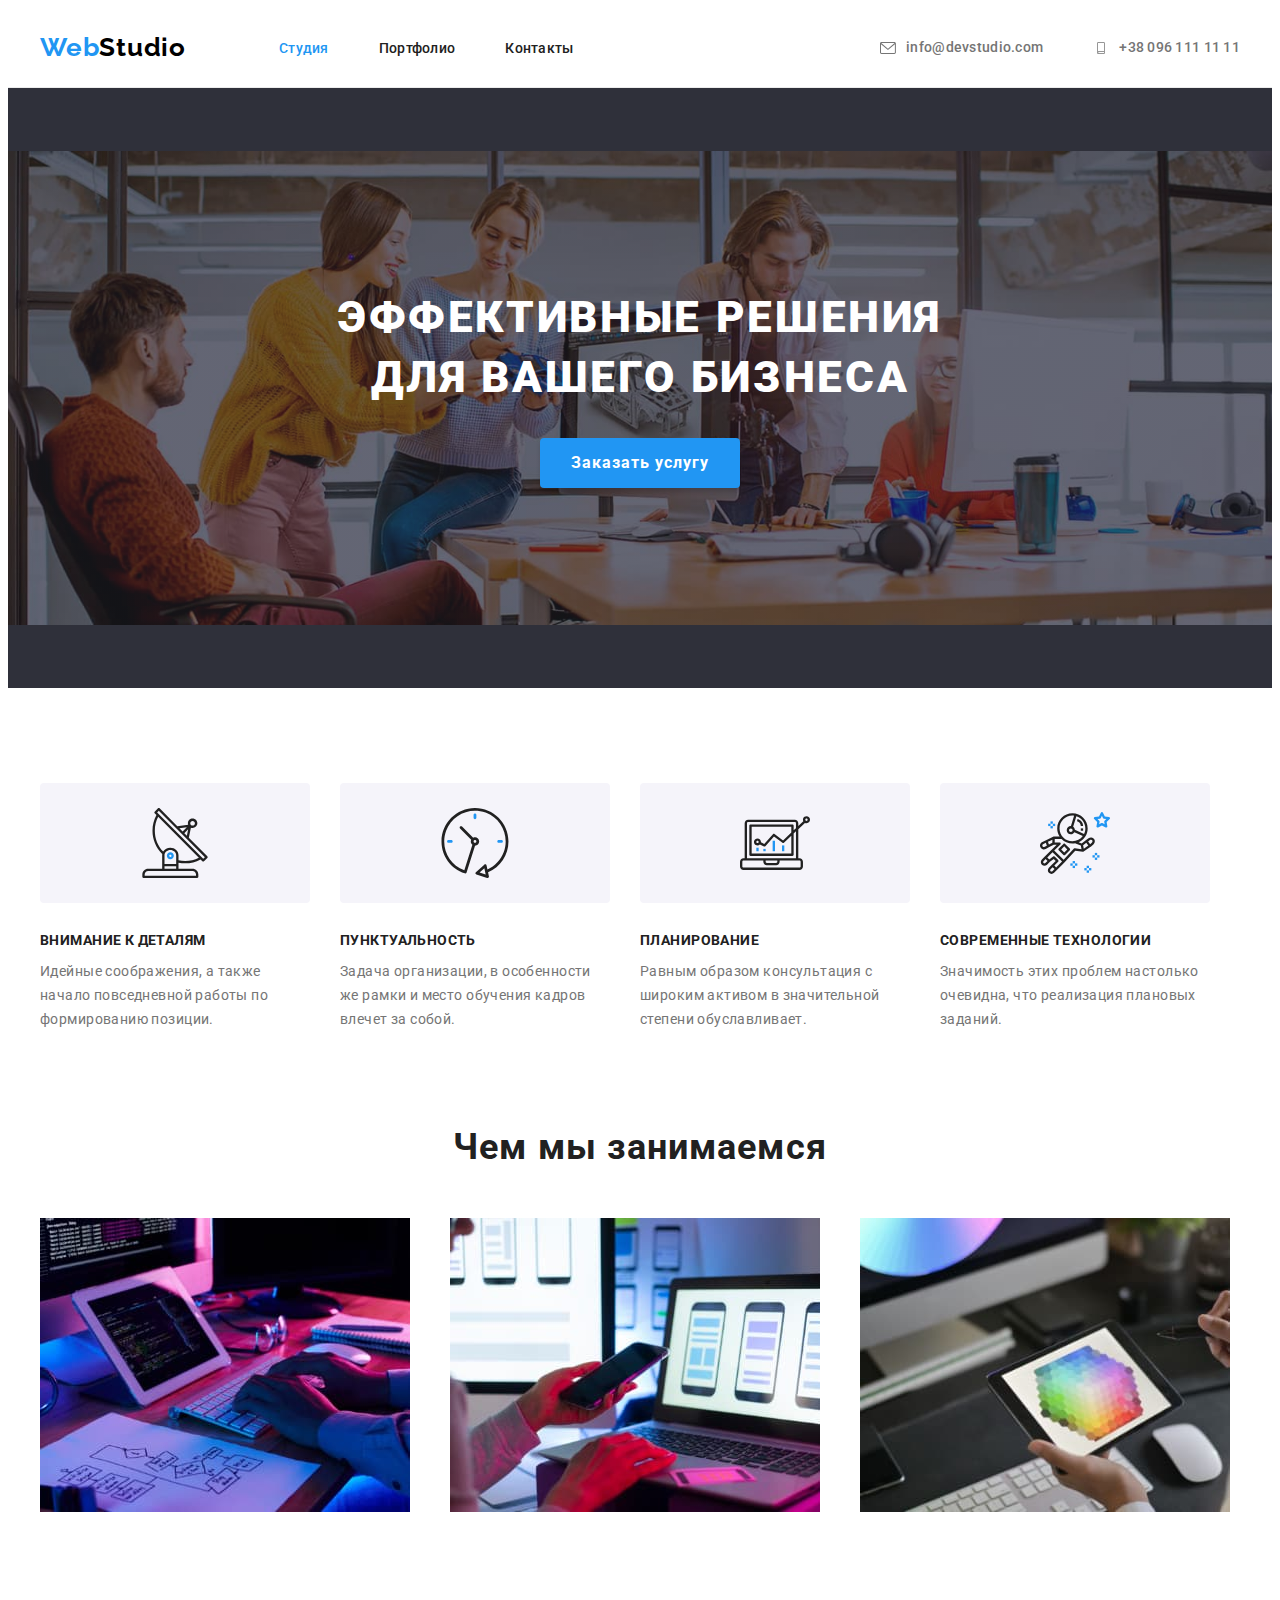
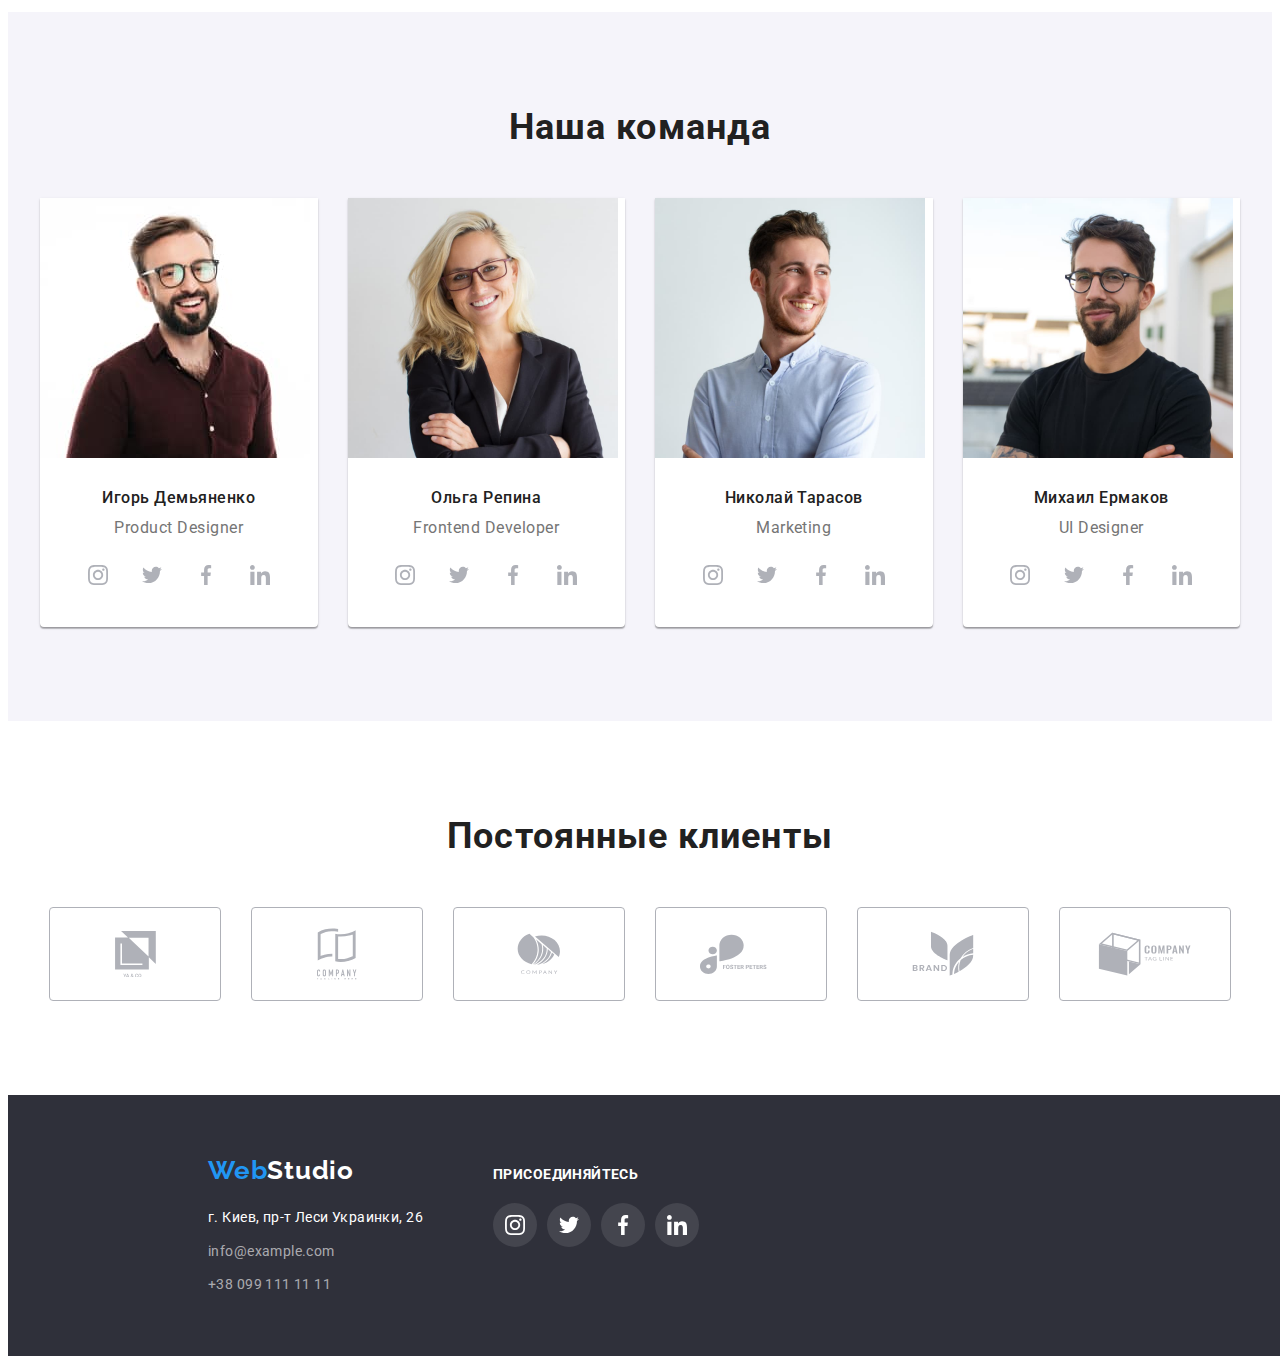
<file: index.html>
<!DOCTYPE html>
<html lang="ru">
<head>
    <meta charset="UTF-8">
    <meta http-equiv="X-UA-Compatible" content="IE=edge">
    <meta name="viewport" content="width=device-width, initial-scale=1.0">
    <title>Document</title>
    <link rel="preconnect" href="https://fonts.googleapis.com">
    <link rel="preconnect" href="https://fonts.gstatic.com" crossorigin>
    <link href="https://fonts.googleapis.com/css2?family=Raleway:wght@700&family=Roboto:wght@400;500;700;900&display=swap"
        rel="stylesheet">
        <link rel="stylesheet" href="https://cdnjs.cloudflare.com/ajax/libs/modern-normalize/1.1.0/modern-normalize.min.css"
            integrity="sha512-wpPYUAdjBVSE4KJnH1VR1HeZfpl1ub8YT/NKx4PuQ5NmX2tKuGu6U/JRp5y+Y8XG2tV+wKQpNHVUX03MfMFn9Q=="
            crossorigin="anonymous" referrerpolicy="no-referrer" />
    <link rel="stylesheet" href="./css/style.css">
</head>
<body>
    <!-- HEADER -->
    <header class="header">
        <div class="container header-container">
        <nav class="header-nav">
            <a class="link header-logo" href="/"><span>Web</span>Studio</a>
            <ul class="list header-list">
                <li class="header-item">
                    <a class="link header-link current" href="/">Студия</a></li>
                <li class="header-item">
                    <a class="link header-link" href="./portfolio.html">Портфолио</a></li>
                <li class="header-item">
                    <a class="link header-link" href="/">Контакты</a></li>
            </ul>
        </nav>
            <ul class="list header-contact">
            <li class="header-item">
                <a class="link header-cont" href="mailto:info@devstudio.com">
                    <svg class="header-icon" width="16" height="12">
                        <use href="./images/icons.svg#icon-envelope"></use>
                    </svg>info@devstudio.com</a>
            </li>
            <li class="header-item">
                <a class="link header-cont" href="tel:+380961111111">
                    <svg class="header-icon" width="16" height="12">
                        <use href="./images/icons.svg#icon-smartphone"></use>
                    </svg>+38 096 111 11 11</a>
            </li>
        </ul>
    </div>
    </header>
    <!-- HERO -->
   <div class="hero-container">
        <section  class="hero">
           <div class="container"></div>
           <h1 class="hero-title">Эффективные решения<br> для вашего бизнеса</h1>
           <button type="button" class="hero-btn">Заказать услугу</button>
        </section>
   </div>
   <main>
        <section class="benefits">
            <h2 class="visually-hidden">Наши преимущества</h2> 
           <div class="container">
            <ul class="list benefits-list">
                <li class="benefits-item">
                <div class="benifits-icon">
                    <svg class="benefits-antenna" width="70" height="70">
                        <use href="./images/icons.svg#icon-antenna"></use>
                    </svg>
                </div>
                    <p class="benefits-title">Внимание к деталям</p>
                    <p class="benefits-text">Идейные соображения, а также начало повседневной работы по формированию позиции.</p>
                    </li>
                    <li class="benefits-item">
                        <div class="benifits-icon">
                            <svg class="benefits-clock" width="70" height="70">
                                <use href="./images/icons.svg#icon-clock"></use>
                            </svg>
                        </div>
                        <p class="benefits-title">Пунктуальность</p>
                        <p class="benefits-text">Задача организации, в особенности же рамки и место обучения кадров влечет за собой.</p>
                    </li>
                    <li class="benefits-item">
                        <div class="benifits-icon">
                            <svg class="benefits-diagram" width="70" height="70">
                                <use href="./images/icons.svg#icon-diagram"></use>
                            </svg>
                        </div>
                        <p class="benefits-title">Планирование</p>
                        <p class="benefits-text">Равным образом консультация с широким активом в значительной степени обуславливает.</p>
                    </li>
                    <li class="benefits-item">
                        <div class="benifits-icon">
                            <svg class="benefits-astronaut" width="70" height="70">
                                <use href="./images/icons.svg#icon-astronaut"></use>
                            </svg>
                        </div>
                        <p class="benefits-title">Современные технологии</p>
                        <p class="benefits-text">Значимость этих проблем настолько очевидна, что реализация плановых заданий.</p>
                    </li>
                </ul>
            </div>
        </section>
        <!-- ABOUT -->
        <section class="about">
            <div class="container">
            <h2 class="about-title">Чем мы занимаемся</h2>
            <ul class="list about-list">
                <li class="about-item">
                    <img src="./images/box_1.jpg" alt="Программирование" width="370">
                </li>
                <li class="about-item">
                    <img src="./images/box_2.jpg" alt="Мобильная разработка" width="370">
                </li>
                <li class="about-item">
                    <img src="./images/box_3.jpg" alt="Дизайн" width="370">
                </li>
            </ul>
            </div>
        </section>
            <!-- OUR TEAM -->
        <section class="team">
            <div class="container">
            <h2 class="team-title">Наша команда</h2>
            <ul class="list team-list">
                <li class="team-item">
                    <img src="./images/team_card_1.jpg" alt="Игорь Демьяненко продуктовый дизайнер" width="270">
                    <div class="team-item-content">
                        <h3 class="team-name">Игорь Демьяненко</h3> 
                        <p class="team-job">Product Designer</p>
                        <ul class="list team-social-list">
                            <li class="team-social-item">
                                <a class="team-social-link" href="">
                                    <svg class="team-social-icon" width="20" height="20">
                                        <use href="./images/icons.svg#icon-instagram"></use>
                                    </svg>
                                </a>
                            </li>
                            <li class="team-social-item">
                                <a class="team-social-link" href="">
                                    <svg class="team-social-icon" width="20" height="20">
                                        <use href="./images/icons.svg#icon-twitter"></use>
                                    </svg>
                                </a>
                            </li>
                            <li class="team-social-item">
                                <a class="team-social-link" href="">
                                    <svg class="team-social-icon" width="20" height="20">
                                        <use href="./images/icons.svg#icon-facebook"></use>
                                    </svg>
                                </a>
                            </li>
                            <li class="team-social-item">
                                <a class="team-social-link" href="">
                                    <svg class="team-social-icon" width="20" height="20">
                                        <use href="./images/icons.svg#icon-linkedin"></use>
                                    </svg>
                                </a>
                            </li>
                        </ul>
                    </div>
                </li>
                <li class="team-item">
                    <img src="./images/team_card_2.jpg" alt="Ольга Репина фронтенд разработчик" width="270">
                    <div class="team-item-content">
                        <h3 class="team-name">Ольга Репина</h3>
                        <p class="team-job">Frontend Developer</p>
                    <ul class="list team-social-list">
                        <li class="team-social-item">
                            <a class="team-social-link" href="">
                                <svg class="team-social-icon" width="20" height="20">
                                    <use href="./images/icons.svg#icon-instagram"></use>
                                </svg>
                            </a>
                        </li>
                        <li class="team-social-item">
                            <a class="team-social-link" href="">
                                <svg class="team-social-icon" width="20" height="20">
                                    <use href="./images/icons.svg#icon-twitter"></use>
                                </svg>
                            </a>
                        </li>
                        <li class="team-social-item">
                            <a class="team-social-link" href="">
                                <svg class="team-social-icon" width="20" height="20">
                                    <use href="./images/icons.svg#icon-facebook"></use>
                                </svg>
                            </a>
                        </li>
                        <li class="team-social-item">
                            <a class="team-social-link" href="">
                                <svg class="team-social-icon" width="20" height="20">
                                    <use href="./images/icons.svg#icon-linkedin"></use>
                                </svg>
                            </a>
                        </li>
                    </ul>
                    </div>
                </li>
                <li class="team-item">
                    <img src="./images/team_card_3.jpg" alt="Николай Тарасов маркетинг" width="270">
                    <div class="team-item-content">
                        <h3 class="team-name">Николай Тарасов</h3>
                        <p class="team-job">Marketing</p>
                        <ul class="list team-social-list">
                            <li class="team-social-item">
                                <a class="team-social-link" href="">
                                    <svg class="team-social-icon" width="20" height="20">
                                        <use href="./images/icons.svg#icon-instagram"></use>
                                    </svg>
                                </a>
                            </li>
                            <li class="team-social-item">
                                <a class="team-social-link" href="">
                                    <svg class="team-social-icon" width="20" height="20">
                                        <use href="./images/icons.svg#icon-twitter"></use>
                                    </svg>
                                </a>
                            </li>
                            <li class="team-social-item">
                                <a class="team-social-link" href="">
                                    <svg class="team-social-icon" width="20" height="20">
                                        <use href="./images/icons.svg#icon-facebook"></use>
                                    </svg>
                                </a>
                            </li>
                            <li class="team-social-item">
                                <a class="team-social-link" href="">
                                    <svg class="team-social-icon" width="20" height="20">
                                        <use href="./images/icons.svg#icon-linkedin"></use>
                                    </svg>
                                </a>
                            </li>
                        </ul>
                    </div>
                </li>
                <li class="team-item">
                    <img src="./images/team_card_4.jpg" alt="Михаил Ермаков юи дизайнер" width="270">
                    <div class="team-item-content">
                        <h3 class="team-name">Михаил Ермаков</h3>
                        <p class="team-job">UI Designer</p>
                        <ul class="list team-social-list">
                            <li class="team-social-item">
                                <a class="team-social-link" href="">
                                    <svg class="team-social-icon" width="20" height="20">
                                        <use href="./images/icons.svg#icon-instagram"></use>
                                    </svg>
                                </a>
                            </li>
                            <li class="team-social-item">
                                <a class="team-social-link" href="">
                                    <svg class="team-social-icon" width="20" height="20">
                                        <use href="./images/icons.svg#icon-twitter"></use>
                                    </svg>
                                </a>
                            </li>
                            <li class="team-social-item">
                                <a class="team-social-link" href="">
                                    <svg class="team-social-icon" width="20" height="20">
                                        <use href="./images/icons.svg#icon-facebook"></use>
                                    </svg>
                                </a>
                            </li>
                            <li class="team-social-item">
                                <a class="team-social-link" href="">
                                    <svg class="team-social-icon" width="20" height="20">
                                        <use href="./images/icons.svg#icon-linkedin"></use>
                                    </svg>
                                </a>
                            </li>
                        </ul>
                    </div>
                </li>
            </ul>
            </div>
        </section>
        <!-- CLEINTS -->
        <section class="clients">
            <h2 class="clients-title">Постоянные клиенты</h2>
            <ul class="clients-icon-list list">
                <li class="clients-item">
                    <a class="clients-link" href="">
                        <svg class="clients-icon" width="41" height="46.7">
                            <use href="./images/icons.svg#icon-company-1"></use>
                        </svg>
                    </a>
                </li>
                <li class="clients-item">
                    <a class="clients-link" href="">
                        <svg class="clients-icon" width="40" height="52">
                            <use href="./images/icons.svg#icon-company-2"></use>
                        </svg>
                    </a>
                </li>
                <li class="clients-item">
                    <a class="clients-link" href="">
                        <svg class="clients-icon" width="43.46" height="41.18">
                            <use href="./images/icons.svg#icon-company-3"></use>
                        </svg>
                    </a>
                </li>
                <li class="clients-item">
                    <a class="clients-link" href="">
                        <svg class="clients-icon" width="84.44" height="40.62">
                            <use href="./images/icons.svg#icon-company-4"></use>
                        </svg>
                    </a>
                </li>
                <li class="clients-item">
                    <a class="clients-link" href="">
                        <svg class="clients-icon" width="62.54" height="45.43">
                            <use href="./images/icons.svg#icon-company-5"></use>
                        </svg>
                    </a>
                </li>
                <li class="clients-item">
                    <a class="clients-link" href="">
                        <svg class="clients-icon" width="93.79" height="43.93">
                            <use href="./images/icons.svg#icon-company-6"></use>
                        </svg>
                    </a>
                </li>
            </ul>
        </section>
   </main>
    <!-- FOOTER -->
   <footer class="footer">
       <div class="container footer-container">
           <div class="footer-address">
            <a class="link footer-logo" href="/"><span>Web</span>Studio</a>
            <address>
                <ul class="list footer-list">
                    <li class="footer-item"><a class="link address contact" href="https://goo.gl/maps/kqxBph1CpzEgeCtw7" target="_blank" rel="noopener noreferrer">г. Киев, пр-т Леси Украинки, 26</a></li>
                    <li class="footer-item"><a class="link footer-contact contact" href="mailto:info@example.com">info@example.com</a></li>
                    <li class="footer-item"><a class="link footer-contact contact" href="tel:+380991111111">+38 099 111 11 11</a></li>
                </ul>
            </address>
            </div>
            <div class="footer-social">
                <p class="footer-text">Присоединяйтесь</p>
                <ul class="footer-social-list list">
                    <li class="footer-social-item">
                        <a class="footer-social-link" href="">
                            <svg class="footer-social-icon" width="20" height="20">
                                <use href="./images/icons.svg#icon-instagram"></use>
                            </svg>
                        </a>
                    </li>
                    <li class="footer-social-item">
                        <a class="footer-social-link" href="">
                            <svg class="footer-social-icon" width="20" height="20">
                                <use href="./images/icons.svg#icon-twitter"></use>
                            </svg>
                        </a>
                    </li>
                    <li class="footer-social-item">
                        <a class="footer-social-link" href="">
                            <svg class="footer-social-icon" width="20" height="20">
                                <use href="./images/icons.svg#icon-facebook"></use>
                            </svg>
                        </a>
                    </li>
                    <li class="footer-social-item">
                        <a class="footer-social-link" href="">
                            <svg class="footer-social-icon" width="20" height="20">
                                <use href="./images/icons.svg#icon-linkedin"></use>
                            </svg>
                        </a>
                    </li>
                </ul>
            </div>
       </div>
    </footer>
   </body>
</html>
</file>
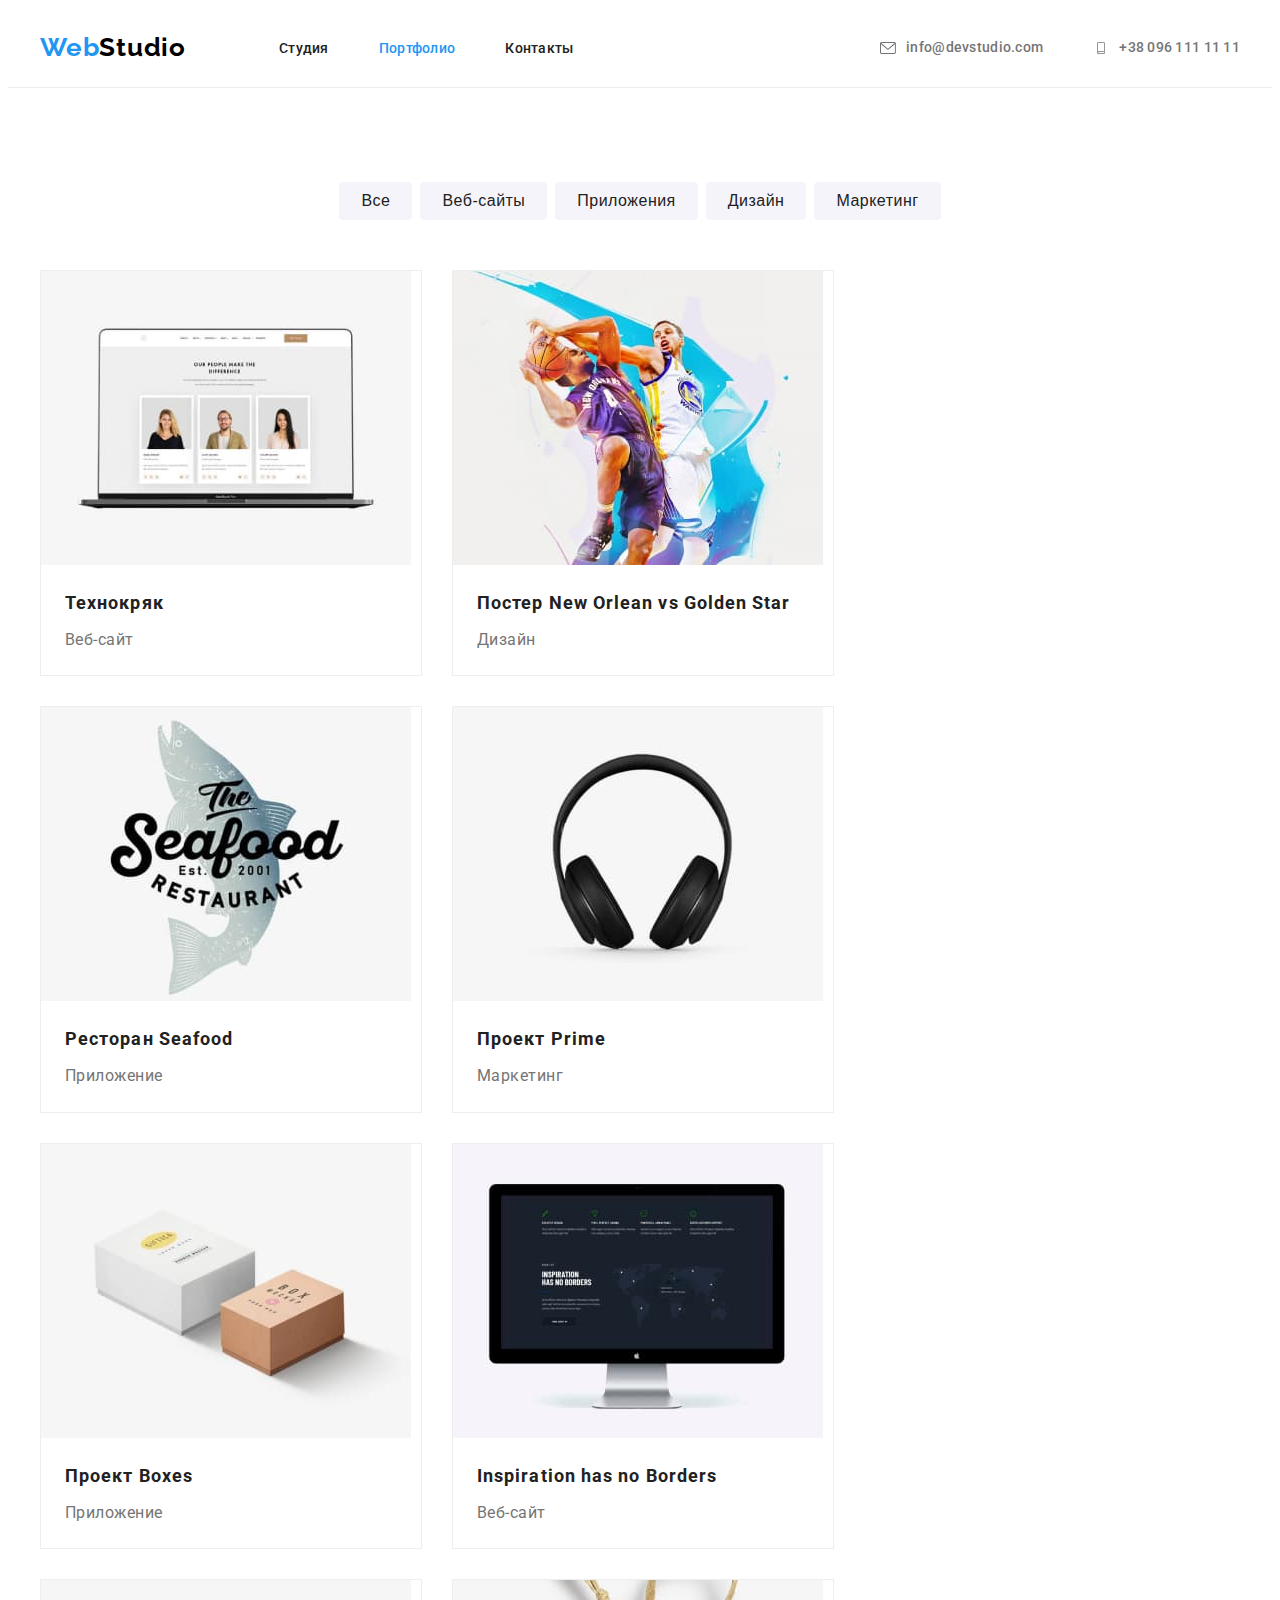
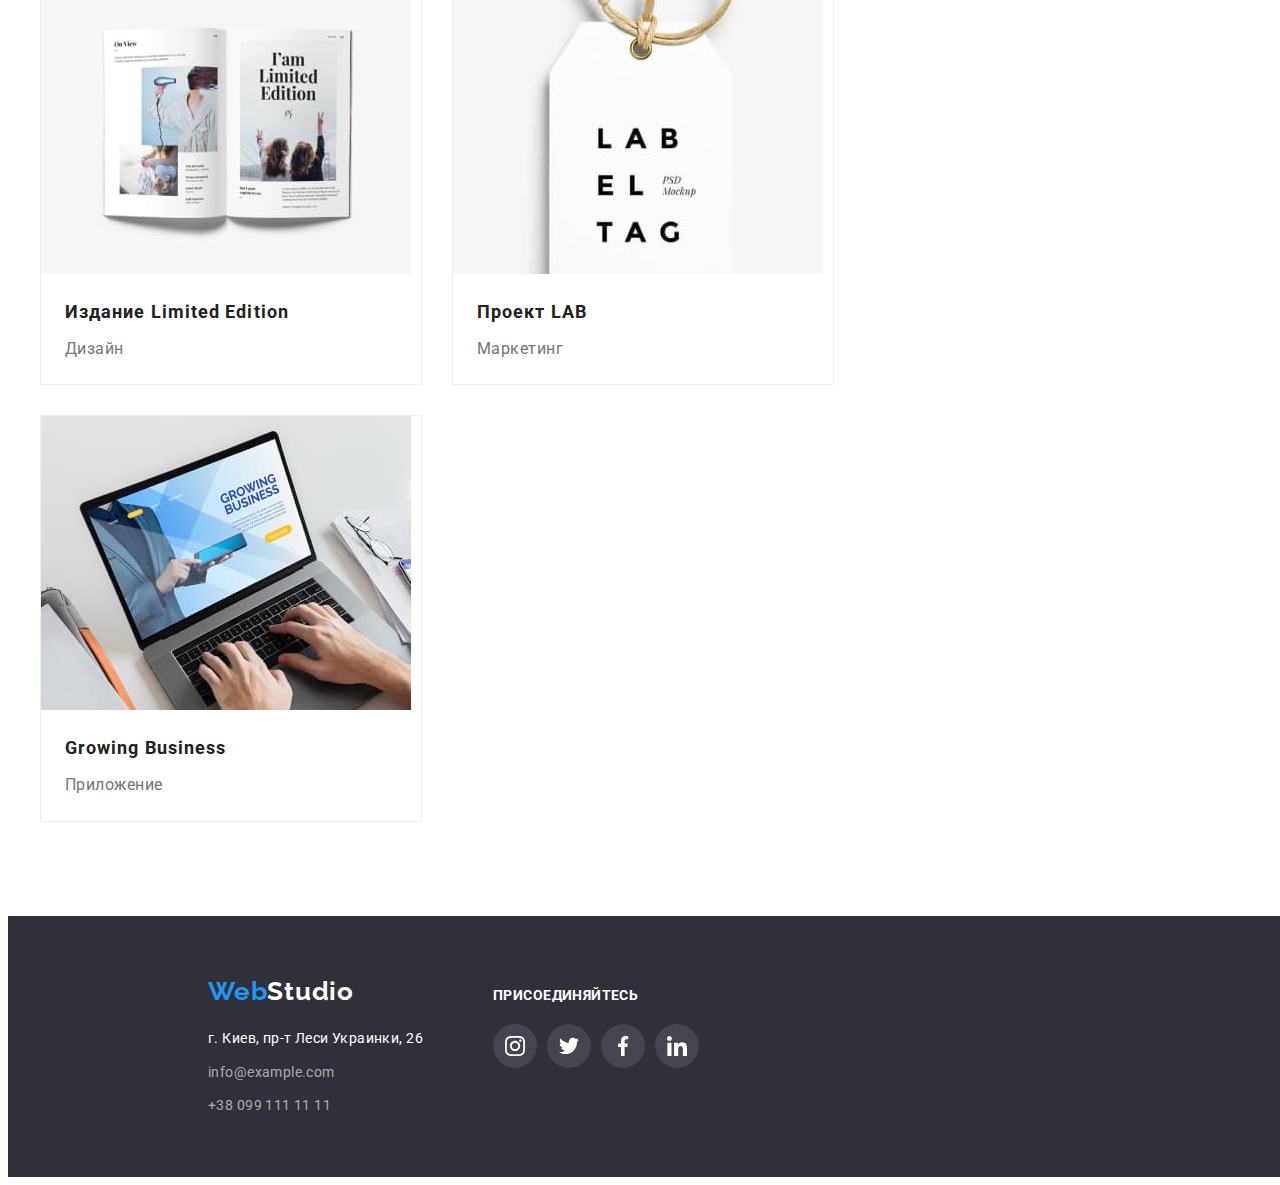
<file: portfolio.html>
<!DOCTYPE html>
<html lang="ru">
<head>
    <meta charset="UTF-8">
    <meta http-equiv="X-UA-Compatible" content="IE=edge">
    <meta name="viewport" content="width=device-width, initial-scale=1.0">
    <title>Document</title>
    <link rel="preconnect" href="https://fonts.googleapis.com">
    <link rel="preconnect" href="https://fonts.gstatic.com" crossorigin>
    <link href="https://fonts.googleapis.com/css2?family=Raleway:wght@700&family=Roboto:wght@400;500;700;900&display=swap"
        rel="stylesheet">
        <link rel="stylesheet" href="https://cdnjs.cloudflare.com/ajax/libs/modern-normalize/1.1.0/modern-normalize.min.css"
            integrity="sha512-wpPYUAdjBVSE4KJnH1VR1HeZfpl1ub8YT/NKx4PuQ5NmX2tKuGu6U/JRp5y+Y8XG2tV+wKQpNHVUX03MfMFn9Q=="
            crossorigin="anonymous" referrerpolicy="no-referrer" />
    <link rel="stylesheet" href="./css/style.css">
</head>
<body>
    <!-- Header -->
    <header class="header">
        <div class="container header-container">
        <nav class="header-nav">
            <a class="link header-logo" href="/"><span>Web</span>Studio</a>
            <ul class="list header-list">
                <li class="header-item">
                    <a class="link header-link" href="./index.html">Студия</a>
                </li>
                <li class="header-item">
                    <a class="link header-link current" href="./portfolio.html">Портфолио</a>
                </li>
                <li class="header-item">
                    <a class="link header-link" href="/">Контакты</a>
                </li>
            </ul>
        </nav>
        <ul class="list header-contact">
            <li class="header-item">
                <a class="link header-cont" href="mailto:info@devstudio.com">
                    <svg class="header-icon" width="16" height="12">
                        <use href="./images/icons.svg#icon-envelope"></use>
                    </svg>info@devstudio.com</a>
            </li>
            <li class="header-item">
                <a class="link header-cont" href="tel:+380961111111">
                    <svg class="header-icon" width="16" height="12">
                        <use href="./images/icons.svg#icon-smartphone"></use>
                    </svg>+38 096 111 11 11</a>
            </li>
        </ul>
        </div>
    </header>
        <!-- Filter -->
    <section class="filter">
        <div class="container">
        <ul class="list filter-list">
            <li class="filter-item">
                <button type="button" class="filter-btn">Все</button>
            </li>
            <li class="filter-item">
                <button type="button" class="filter-btn">Веб-сайты</button>
            </li>
            <li class="filter-item">
                <button type="button" class="filter-btn">Приложения</button>
            </li>
            <li class="filter-item">
                <button type="button" class="filter-btn">Дизайн</button>
            </li>
            <li class="filter-item">
                <button type="button" class="filter-btn">Маркетинг</button>
            </li>
        </ul>
        </div>
    </section>
        <!-- Main -->
    <main>
        <h1 class="visually-hidden">Нашы роботы</h1>
        <section class="main">
            <div class="container">
            <ul class="list main-list">
                <li class="main-item">
                    <img class="img-main" src="./images/img1.jpg" alt="Ноутбук с открытым веб-сайтом" width="370">
                    <h3 class="main-title">Технокряк</h3>
                    <p class="main-text">Веб-сайт</p>
                </li>
                <li class="main-item">
                    <img class="img-main" src="./images/img2.jpg" alt="Два баскетболиста борются за мяч" width="370">
                    <h3 class="main-title">Постер New Orlean vs Golden Star</h3>
                    <p class="main-text">Дизайн</p>
                </li>
                <li class="main-item">
                    <img class="img-main" src="./images/img3.jpg" alt="Логотип ресторана" width="370">
                    <h3 class="main-title">Ресторан Seafood</h3>
                    <p class="main-text">Приложение</p>
                </li>
                <li class="main-item">
                    <img class="img-main" src="./images/img4.jpg" alt="Изображение наушников" width="370">
                    <h3 class="main-title">Проект Prime</h3>
                    <p class="main-text">Маркетинг</p>
                </li>
                <li class="main-item">
                    <img class="img-main" src="./images/img5.jpg" alt="Белая и коричневая коробки" width="370">
                    <h3 class="main-title">Проект Boxes</h3>
                    <p class="main-text">Приложение</p>
                </li>
                <li class="main-item">
                    <img class="img-main" src="./images/img6.jpg" alt="Монитор с открытым веб-сайтом" width="370">
                    <h3 class="main-title">Inspiration has no Borders</h3>
                    <p class="main-text">Веб-сайт</p>
                </li>
                <li class="main-item">
                    <img class="img-main" src="./images/img7.jpg" alt="Страницы открытого журнала" width="370">
                    <h3 class="main-title">Издание Limited Edition</h3>
                    <p class="main-text">Дизайн</p>
                </li>
                <li class="main-item">
                    <img class="img-main" src="./images/img8.jpg" alt="Этикетка" width="370">
                    <h3 class="main-title">Проект LAB</h3>
                    <p class="main-text">Маркетинг</p>
                </li>
                <li class="main-item">
                    <img class="img-main" src="./images/img9.jpg" alt="Работа за ноутбуком" width="370">
                    <h3 class="main-title">Growing Business</h3>
                    <p class="main-text">Приложение</p>
                </li>
            </ul>
            </div>
        </section>
    </main>
    <!-- Footer -->
    <footer class="footer">
        <div class="container footer-container">
            <div class="footer-address">
                <a class="link footer-logo" href="/"><span>Web</span>Studio</a>
                <address>
                    <ul class="list footer-list">
                        <li class="footer-item"><a class="link address contact" href="https://goo.gl/maps/kqxBph1CpzEgeCtw7"
                                target="_blank" rel="noopener noreferrer">г. Киев, пр-т Леси Украинки, 26</a></li>
                        <li class="footer-item"><a class="link footer-contact contact"
                                href="mailto:info@example.com">info@example.com</a></li>
                        <li class="footer-item"><a class="link footer-contact contact" href="tel:+380991111111">+38 099 111
                                11 11</a></li>
                    </ul>
                </address>
            </div>
            <div class="footer-social">
                <p class="footer-text">Присоединяйтесь</p>
                <ul class="footer-social-list list">
                    <li class="footer-social-item">
                        <a class="footer-social-link" href="">
                            <svg class="footer-social-icon" width="20" height="20">
                                <use href="./images/icons.svg#icon-instagram"></use>
                            </svg>
                        </a>
                    </li>
                    <li class="footer-social-item">
                        <a class="footer-social-link" href="">
                            <svg class="footer-social-icon" width="20" height="20">
                                <use href="./images/icons.svg#icon-twitter"></use>
                            </svg>
                        </a>
                    </li>
                    <li class="footer-social-item">
                        <a class="footer-social-link" href="">
                            <svg class="footer-social-icon" width="20" height="20">
                                <use href="./images/icons.svg#icon-facebook"></use>
                            </svg>
                        </a>
                    </li>
                    <li class="footer-social-item">
                        <a class="footer-social-link" href="">
                            <svg class="footer-social-icon" width="20" height="20">
                                <use href="./images/icons.svg#icon-linkedin"></use>
                            </svg>
                        </a>
                    </li>
                </ul>
            </div>
        </div>
    </footer>
   </body>
</html>
</file>
<file: css/style.css>
:root {
  --primary-bg-color: #ffffff;
  --hero-color: #2f303a;
  --title-text-color: #212121;
  --text-color: #757575;
  --selection-color: #2196f3;
  --btn-color: #f5f4fa;
}

body {
  font-family: 'Roboto', sans-serif;
  background-color: var(--primary-bg-color);
  color: var(--text-color);
}
p,
h1,
h2,
h3,
h4,
h5,
h6 {
  margin: 0;
}
ul {
  margin: 0;
  padding: 0;
}
img {
  display: block;
}
button {
  cursor: pointer;
}
.list {
  list-style: none;
}
.link {
  text-decoration: none;
}
.container {
  width: 1200px;
  padding-left: 15px;
  padding-right: 15px;
  margin-left: auto;
  margin-right: auto;
}

/*--------- HEADER ---------*/
.header {
  padding-top: 24px;
  padding-bottom: 24px;
  background-color: #ffffff;
  border-bottom: 1px solid #ececec;
}
span {
  color: var(--selection-color);
}

.header-container,
.header-nav,
.header-list {
  display: flex;
  align-items: center;
}
.header-contact {
  display: flex;
  margin-left: auto;
  align-items: center;
}

.header-logo {
  font-family: 'Raleway', sans-serif;
  font-weight: 700;
  color: #000000;
  font-size: 26px;
  line-height: 1.2;
  letter-spacing: 0.03em;
  margin-right: 93px;
}
.header-link {
  font-weight: 500;
  font-size: 14px;
  line-height: 1.14px;
  letter-spacing: 0.02em;
  color: var(--title-text-color);
}
.header-list .current {
  color: var(--selection-color);
}
.header-item:not(:last-child) {
  margin-right: 50px;
}

.header-cont {
  font-weight: 500;
  font-size: 14px;
  line-height: 1.14;
  letter-spacing: 0.02em;
  color: var(--text-color);
  display: flex;
  align-items: center;
}
.header-icon {
  margin-right: 10px;
  fill: currentColor;
}

.header-link:hover,
.header-link:focus,
.header-cont:hover,
.header-cont:focus {
  color: var(--selection-color);
}

/*--------- HERO INDEX.html---------*/
.hero {
  text-align: center;
  padding: 200px 0;
}
.hero-container {
  max-width: 1600px;
  min-height: 600px;
  margin: 0 auto;
  background-color: var(--hero-color);
  background-image: linear-gradient(rgba(47, 48, 58, 0.4), rgba(47, 48, 58, 0.4)),
    url(../images/hero-bg.jpg);
  background-repeat: no-repeat;
  background-position: center;
  background-size: contain;
}

.hero-title {
  font-weight: 900;
  font-size: 44px;
  line-height: 1.36;
  color: var(--primary-bg-color);
  text-align: center;
  letter-spacing: 0.06em;
  text-transform: uppercase;
  margin-bottom: 30px;
}
.hero-btn {
  width: 200px;
  height: 50px;
  font-family: inherit;
  font-weight: 700;
  font-size: 16px;
  line-height: 1.87;
  letter-spacing: 0.06em;
  color: var(--primary-bg-color);
  background-color: var(--selection-color);
  box-shadow: 0px 4px 4px rgba(0, 0, 0, 0.15);
  border-radius: 4px;
  border: none;
  cursor: pointer;
  margin: 0 485px;
}
.hero-btn:hover,
.hero-btn:focus {
  background-color: #188ce8;
}
/*--------- MAIN BENEFITS INDEX.html---------*/
.benefits {
  padding-top: 95px;
  padding-bottom: 95px;
}
.benefits-list {
  display: flex;
  align-items: center;
}
.benefits-item {
  max-width: 270px;
}
.benefits-item:not(:last-child) {
  margin-right: 30px;
}
.benifits-icon {
  display: flex;
  justify-content: center;
  align-items: center;
  height: 120px;
  background-color: var(--btn-color);
  border-radius: 4px;
  margin-bottom: 30px;
}
.benefits-title {
  font-weight: 700;
  font-size: 14px;
  line-height: 1.14;
  color: var(--title-text-color);
  letter-spacing: 0.03em;
  text-transform: uppercase;
  margin-bottom: 10px;
}
.benefits-text {
  font-size: 14px;
  line-height: 24px;
  letter-spacing: 0.03em;
  color: var(--text-color);
}
/*--------- MAIN ABOUT INDEX.html---------*/
.about {
  padding-top: 0;
  padding-bottom: 100px;
}
.about-title {
  font-weight: 700;
  font-size: 36px;
  line-height: 1.17;
  letter-spacing: 0.03em;
  color: var(--title-text-color);
  margin-bottom: 50px;
  text-align: center;
}
.about-list {
  display: flex;
  margin-left: -30px;
}

.about-item {
  width: calc(100% / 3 - 30px);
  margin-left: 30px;
}
/*--------- MAIN OUR TEAM INDEX.html---------*/
.team {
  background-color: #f5f4fa;
  padding-top: 94px;
  padding-bottom: 94px;
}
.team-title {
  font-weight: 700;
  font-size: 36px;
  line-height: 1.17;
  letter-spacing: 0.03em;
  color: var(--title-text-color);
  margin-bottom: 50px;
  text-align: center;
}
.team-list {
  display: flex;
  margin-left: -30px;
}
.team-item {
  width: calc(100% / 4 - 30px);
  min-height: 368px;
  margin-left: 30px;
  background-color: var(--primary-bg-color);
  box-shadow: 0px 1px 3px rgba(0, 0, 0, 0.12), 0px 1px 1px rgba(0, 0, 0, 0.14),
    0px 2px 1px rgba(0, 0, 0, 0.2);
  border-radius: 0px 0px 4px 4px;
}
.team-name {
  font-weight: 500;
  font-size: 16px;
  line-height: 1.2;
  letter-spacing: 0.03em;
  color: var(--title-text-color);
  text-align: center;
  margin-top: 30px;
  margin-bottom: 10px;
}
.team-job {
  font-size: 16px;
  line-height: 1.2;
  letter-spacing: 0.03em;
  text-align: center;
  margin-bottom: 16px;
}
.team-social-list {
  display: flex;
  justify-content: center;
  padding-bottom: 30px;
}
.team-social-item + .team-social-item {
  margin-left: 10px;
}
.team-social-link {
  width: 44px;
  height: 44px;
  background-color: var(--primary-bg-color);
  display: flex;
  justify-content: center;
  align-items: center;
  border-radius: 50%;
  fill: #afb1b8;
}
.team-social-link:hover,
.team-social-link:focus {
  fill: var(--primary-bg-color);
  background-color: var(--selection-color);
}

/*--------- CLIENTS INDEX.html---------*/
.clients-title {
  font-weight: 700;
  font-size: 36px;
  line-height: 1.17;
  letter-spacing: 0.03em;
  color: var(--title-text-color);
  margin-bottom: 50px;
  text-align: center;
  padding-top: 94px;
  margin-bottom: 50px;
}
.clients-icon-list {
  display: flex;
  justify-content: center;
  padding-bottom: 94px;
}
.clients-item + .clients-item {
  margin-left: 30px;
}
.clients-link {
  display: flex;
  justify-content: center;
  align-items: center;
  width: 170px;
  height: 92px;
  background-color: var(--primary-bg-color);
  border: 1px solid #afb1b8;
  border-radius: 4px;
  fill: #afb1b8;
}
.clients-link:hover,
.clients-link:focus {
  fill: var(--selection-color);
  border-color: var(--selection-color);
}
/*--------- FILTER PORTFOLIO.html---------*/
.filter {
  padding-top: 94px;
  padding-bottom: 50px;
}
.filter-list {
  display: flex;
  align-items: center;
  justify-content: center;
}
.filter-item:not(:last-child) {
  margin-right: 8px;
}
.filter-btn {
  font-style: inherit;
  font-weight: 500;
  font-size: 16px;
  line-height: 1.6;
  letter-spacing: 0.03em;
  color: var(--title-text-color);
  background-color: var(--btn-color);
  border-radius: 4px;
  text-align: center;
  padding: 6px 22px;
  border: none;
}
.filter-btn:hover {
  color: var(--primary-bg-color);
  background-color: var(--selection-color);
  box-shadow: 0px 3px 1px rgba(0, 0, 0, 0.1), 0px 1px 2px rgba(0, 0, 0, 0.08),
    0px 2px 2px rgba(0, 0, 0, 0.12);
}

/*--------- MAIN PORTFOLIO.html---------*/
.main {
  padding-bottom: 94px;
}
.main-list {
  display: flex;
  flex-wrap: wrap;
  margin-left: -30px;
  margin-bottom: -30px;
}
.main-item {
  margin-left: 30px;
  margin-bottom: 30px;
  width: calc(100% / 3 - 30px);
  border: 1px solid #eeeeee;
}

.img-main {
  margin-bottom: 20px;
}
.main-title {
  font-weight: 700;
  font-size: 18px;
  line-height: 2;
  letter-spacing: 0.06em;
  color: var(--title-text-color);
  margin-left: 24px;
  margin-bottom: 4px;
}
.main-text {
  font-size: 16px;
  line-height: 1.9;
  letter-spacing: 0.03em;
  margin-left: 24px;
  margin-bottom: 20px;
}
/*--------- FOOTER---------*/
.footer {
  background-color: var(--hero-color);
  max-height: 252px;
  min-width: 1600px;
  padding-top: 60px;
  padding-bottom: 60px;
}
.footer-container {
  display: flex;
  flex-direction: row;
  align-items: baseline;
}
.footer-logo {
  font-family: 'Raleway', sans-serif;
  font-weight: 700;
  font-size: 26px;
  line-height: 1.2;
  letter-spacing: 0.03em;
  color: var(--primary-bg-color);
  margin-bottom: 20px;
}
.footer-item:not(:last-child) {
  margin-bottom: 9px;
}
.address {
  font-size: 14px;
  line-height: 1.7;
  letter-spacing: 0.03em;
  font-style: normal;
  color: var(--primary-bg-color);
}
.footer-contact {
  font-size: 14px;
  line-height: 24px;
  letter-spacing: 0.03em;
  font-style: normal;
  color: rgba(255, 255, 255, 0.6);
}
.contact:hover,
.contact:focus {
  color: var(--selection-color);
}
.footer-text {
  font-weight: bold;
  font-size: 14px;
  line-height: 1.14;
  letter-spacing: 0.03em;
  font-style: normal;
  text-transform: uppercase;
  color: #ffffff;
  margin-bottom: 20px;
}
.footer-address {
  display: flex;
  flex-direction: column;
}
.footer-social {
  display: flex;
  flex-direction: column;
  align-items: flex-start;
  margin-left: 70px;
}
.footer-social-list {
  display: flex;
  justify-content: center;
}
.footer-social-item + .footer-social-item {
  margin-left: 10px;
}
.footer-social-link {
  width: 44px;
  height: 44px;
  background-color: var(--primary-bg-color);
  display: flex;
  justify-content: center;
  align-items: center;
  border-radius: 50%;
  fill: var(--primary-bg-color);
  background-color: rgba(255, 255, 255, 0.1);
}
.footer-social-link:hover,
.footer-social-link:focus {
  background-color: var(--selection-color);
}

.visually-hidden {
  position: absolute;
  width: 1px;
  height: 1px;
  margin: -1px;
  padding: 0;
  overflow: hidden;
  border: 0;
  clip: rect(0 0 0 0);
}
</file>
